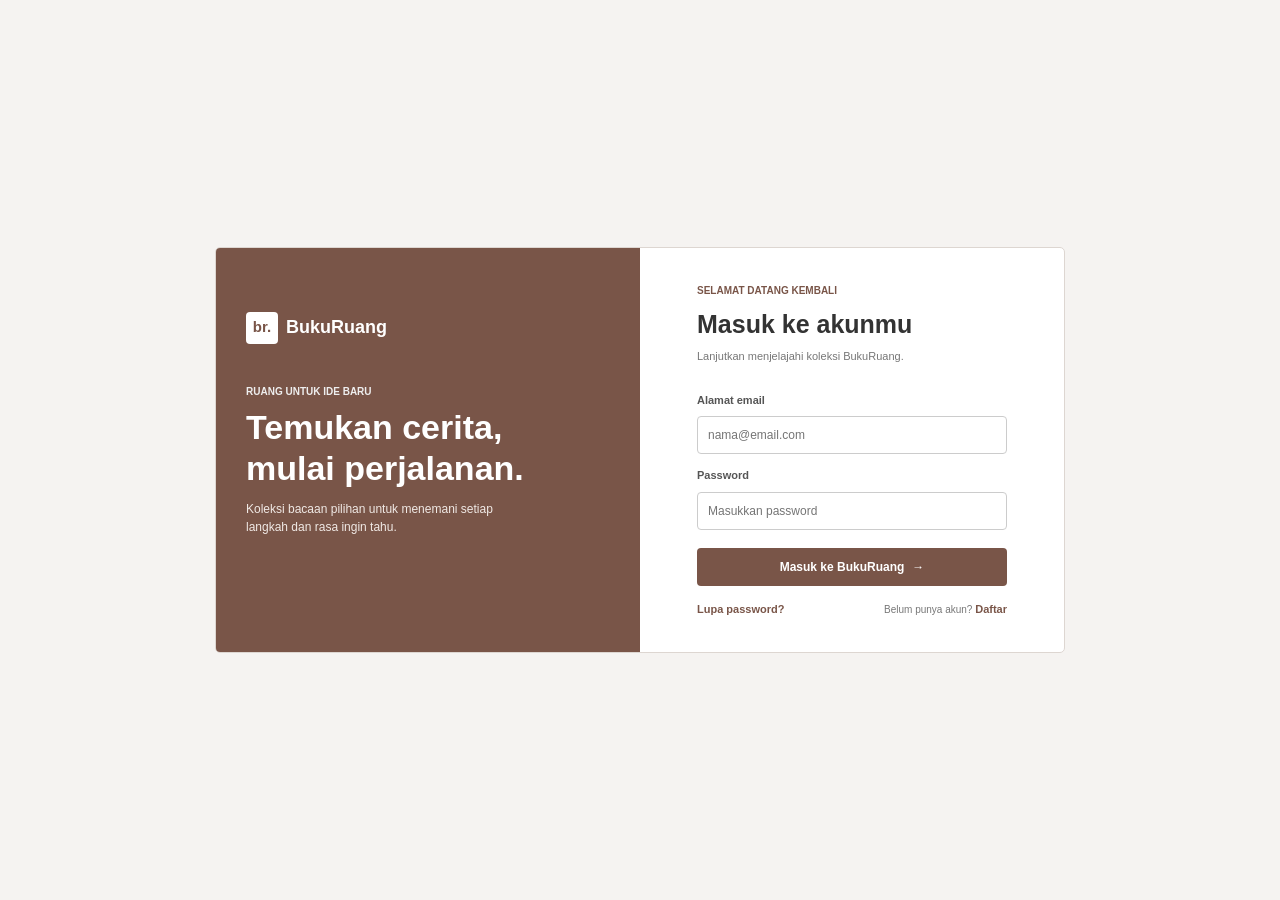
<file: index.html>
<!DOCTYPE html>
<html lang="id">

<head>
    <meta charset="UTF-8">
    <meta name="viewport" content="width=device-width, initial-scale=1.0">
    <title>Masuk | BukuRuang</title>
    <link rel="stylesheet" href="css/style.css">
</head>

<body class="login-page">

    <main class="login-shell">

        <section class="login-art">

            <a class="brand brand-light" href="login.html">
                <span class="brand-mark">br.</span>
                <span>BukuRuang</span>
            </a>

            <div class="art-copy">
                <p class="eyebrow">
                    RUANG UNTUK IDE BARU
                </p>

                <h1>
                    Temukan cerita,<br>
                    <em>mulai perjalanan.</em>
                </h1>

                <p>
                    Koleksi bacaan pilihan untuk menemani setiap langkah dan rasa ingin tahu.
                </p>
            </div>

            <div class="art-bottom">
                <span>EST. 2026</span>
                <span>READ • LEARN • GROW</span>
            </div>

            <div class="art-shape shape-one"></div>
            <div class="art-shape shape-two"></div>

        </section>


        <section class="login-form-side">

            <div class="login-form-wrap">

                <p class="eyebrow accent">
                    SELAMAT DATANG KEMBALI
                </p>

                <h2>
                    Masuk ke akunmu
                </h2>

                <p class="subtle">
                    Lanjutkan menjelajahi koleksi BukuRuang.
                </p>


                <form id="formLogin" class="stack-form">

                    <label for="email">
                        Alamat email
                    </label>

                    <input
                        type="email"
                        id="email"
                        placeholder="nama@email.com"
                        required
                    >


                    <label for="password">
                        Password
                    </label>

                    <input
                        type="password"
                        id="password"
                        placeholder="Masukkan password"
                        required
                    >


                    <button type="submit" class="btn full">
                        Masuk ke BukuRuang <span>→</span>
                    </button>

                </form>


                <div class="login-links">

                    <button
                        type="button"
                        class="text-action"
                        onclick="bukaModal('modalLupa')"
                    >
                        Lupa password?
                    </button>

                    <span>
                        Belum punya akun?
                        <button
                            type="button"
                            class="text-action"
                            onclick="bukaModal('modalDaftar')"
                        >
                            Daftar
                        </button>
                    </span>

                </div>

            </div>

        </section>

    </main>


    <!-- Modal Lupa Password -->
    <div class="modal" id="modalLupa">

        <div class="modal-content">

            <button
                class="close"
                onclick="tutupModal('modalLupa')"
            >
                ×
            </button>

            <p class="eyebrow accent">
                BANTUAN AKUN
            </p>

            <h2>
                Reset password
            </h2>

            <p class="subtle">
                Masukkan email akun yang terdaftar.
            </p>

            <input
                type="email"
                id="emailLupa"
                placeholder="Alamat email"
            >

            <button
                class="btn full"
                onclick="kirimReset()"
            >
                Periksa email
            </button>

        </div>

    </div>


    <!-- Modal Daftar -->
    <div class="modal" id="modalDaftar">

        <div class="modal-content">

            <button
                class="close"
                onclick="tutupModal('modalDaftar')"
            >
                ×
            </button>

            <p class="eyebrow accent">
                GABUNG BUKURUANG
            </p>

            <h2>
                Buat akun baru
            </h2>

            <input
                type="text"
                id="namaDaftar"
                placeholder="Nama lengkap"
            >

            <input
                type="email"
                id="emailDaftar"
                placeholder="Alamat email"
            >

            <input
                type="password"
                id="passwordDaftar"
                placeholder="Password"
            >

            <button
                class="btn full"
                onclick="daftarAkun()"
            >
                Buat akun
            </button>

        </div>

    </div>


    <script src="js/data.js"></script>
    <script src="js/script.js"></script>

</body>

</html>
</file>
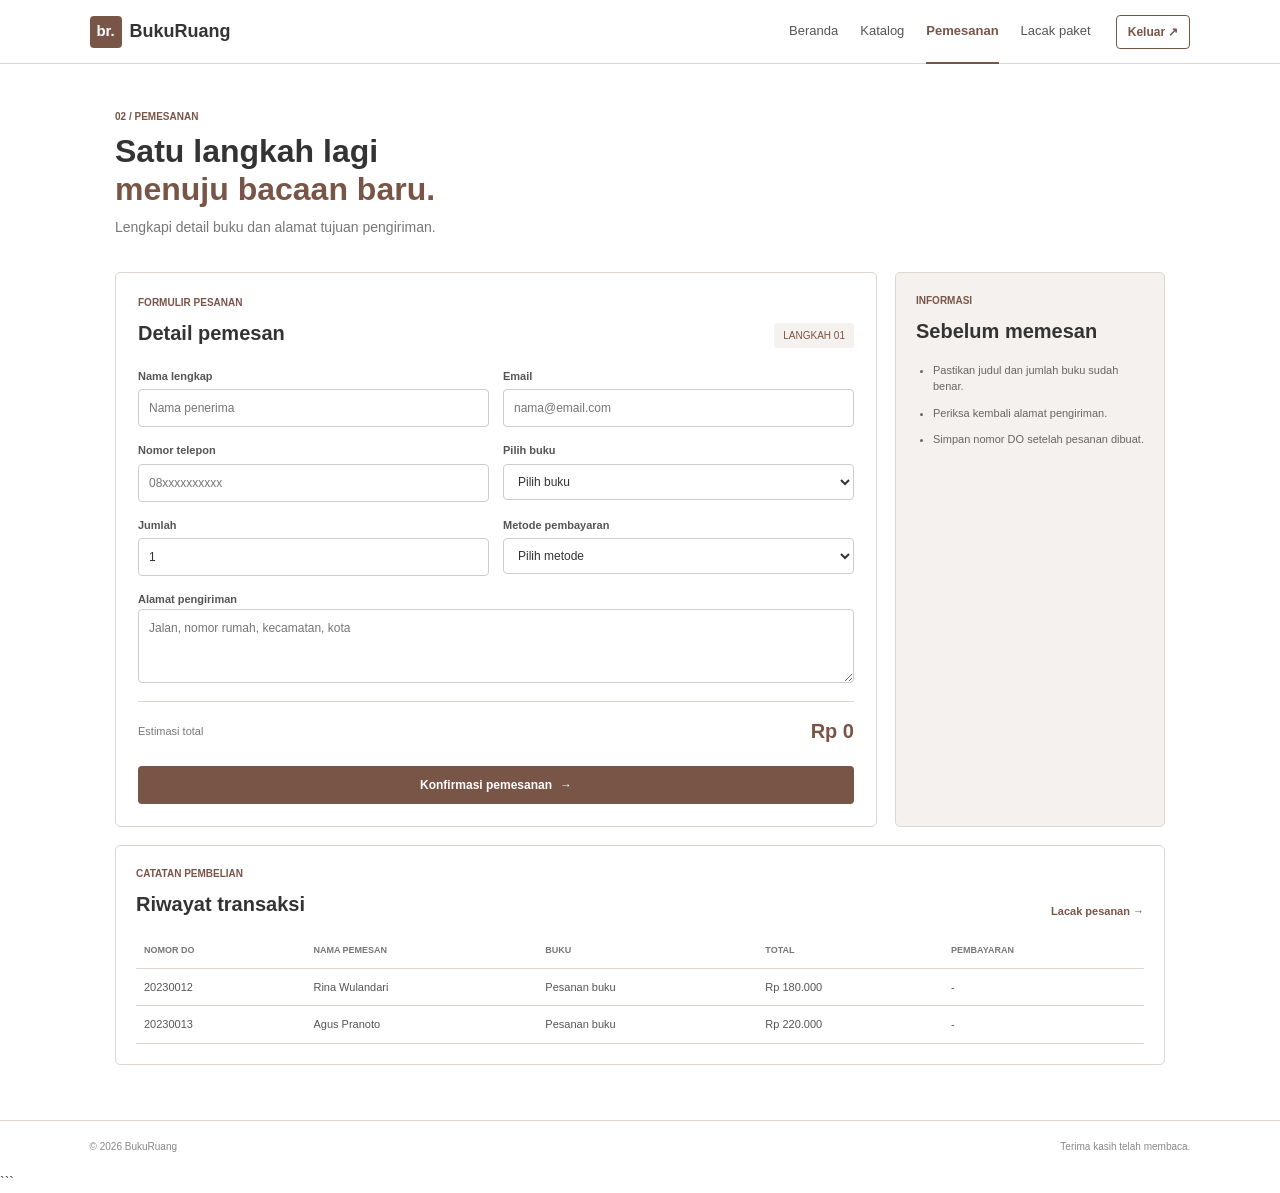
<file: checkout.html>
<!DOCTYPE html>
<html lang="id">

<head>
    <meta charset="UTF-8">
    <meta name="viewport" content="width=device-width, initial-scale=1.0">
    <title>Pemesanan | BukuRuang</title>

    <link rel="stylesheet" href="css/style.css">
</head>

<body>

    <header class="site-header">
        <a class="brand" href="dashboard.html">
            <span class="brand-mark">br.</span>
            <span>BukuRuang</span>
        </a>

        <nav class="main-nav">
            <a href="dashboard.html">Beranda</a>
            <a href="stok.html">Katalog</a>
            <a class="active" href="checkout.html">Pemesanan</a>
            <a href="tracking.html">Lacak paket</a>
        </nav>

        <button class="btn btn-outline btn-small" onclick="logout()">
            Keluar ↗
        </button>
    </header>

    <main class="page-wrap">

        <section class="page-intro short-intro">
            <p class="eyebrow accent">02 / PEMESANAN</p>

            <h1>
                Satu langkah lagi<br>
                <em>menuju bacaan baru.</em>
            </h1>

            <p>
                Lengkapi detail buku dan alamat tujuan pengiriman.
            </p>
        </section>

        <section class="checkout-layout">

            <div class="panel order-panel">

                <div class="section-heading compact">
                    <div>
                        <p class="eyebrow">FORMULIR PESANAN</p>
                        <h2>Detail pemesan</h2>
                    </div>

                    <span class="step-label">LANGKAH 01</span>
                </div>

                <form id="formCheckout" class="stack-form">

                    <div class="two-col">

                        <div>
                            <label for="namaPemesan">
                                Nama lengkap
                            </label>

                            <input
                                id="namaPemesan"
                                type="text"
                                placeholder="Nama penerima"
                                required
                            >
                        </div>

                        <div>
                            <label for="emailPemesan">
                                Email
                            </label>

                            <input
                                id="emailPemesan"
                                type="email"
                                placeholder="nama@email.com"
                                required
                            >
                        </div>

                        <div>
                            <label for="teleponPemesan">
                                Nomor telepon
                            </label>

                            <input
                                id="teleponPemesan"
                                type="tel"
                                placeholder="08xxxxxxxxxx"
                                required
                            >
                        </div>

                        <div>
                            <label for="pilihBuku">
                                Pilih buku
                            </label>

                            <select id="pilihBuku" required>
                            </select>
                        </div>

                        <div>
                            <label for="jumlahPesan">
                                Jumlah
                            </label>

                            <input
                                id="jumlahPesan"
                                type="number"
                                min="1"
                                value="1"
                                required
                            >
                        </div>

                        <div>
                            <label for="metodeBayar">
                                Metode pembayaran
                            </label>

                            <select id="metodeBayar" required>
                                <option value="">
                                    Pilih metode
                                </option>

                                <option>
                                    Transfer Bank
                                </option>

                                <option>
                                    COD
                                </option>

                                <option>
                                    E-Wallet
                                </option>
                            </select>
                        </div>

                    </div>

                    <div>
                        <label for="alamatPemesan">
                            Alamat pengiriman
                        </label>

                        <textarea
                            id="alamatPemesan"
                            rows="3"
                            placeholder="Jalan, nomor rumah, kecamatan, kota"
                            required
                        ></textarea>
                    </div>

                    <div class="total-line">
                        <span>Estimasi total</span>

                        <strong id="totalHarga">
                            Rp 0
                        </strong>
                    </div>

                    <button class="btn" type="submit">
                        Konfirmasi pemesanan
                        <span>→</span>
                    </button>

                </form>

            </div>

            <aside class="order-aside">

                <p class="eyebrow">INFORMASI</p>

                <h2>Sebelum memesan</h2>

                <ul>
                    <li>
                        Pastikan judul dan jumlah buku sudah benar.
                    </li>

                    <li>
                        Periksa kembali alamat pengiriman.
                    </li>

                    <li>
                        Simpan nomor DO setelah pesanan dibuat.
                    </li>
                </ul>

                <div class="aside-stamp">
                    br.

                    <span>
                        BUKU<br>
                        RUANG
                    </span>
                </div>

            </aside>

        </section>

        <section class="panel history-panel" id="riwayat">

            <div class="section-heading compact">

                <div>
                    <p class="eyebrow">CATATAN PEMBELIAN</p>
                    <h2>Riwayat transaksi</h2>
                </div>

                <a class="text-action" href="tracking.html">
                    Lacak pesanan →
                </a>

            </div>

            <div class="table-wrap">

                <table>

                    <thead>
                        <tr>
                            <th>Nomor DO</th>
                            <th>Nama pemesan</th>
                            <th>Buku</th>
                            <th>Total</th>
                            <th>Pembayaran</th>
                        </tr>
                    </thead>

                    <tbody id="tabelTransaksi">
                    </tbody>

                </table>

            </div>

        </section>

    </main>

    <footer class="site-footer">
        <span>© 2026 BukuRuang</span>
        <span>Terima kasih telah membaca.</span>
    </footer>

    <script src="js/data.js"></script>
    <script src="js/script.js"></script>

</body>

</html>
```
</file>
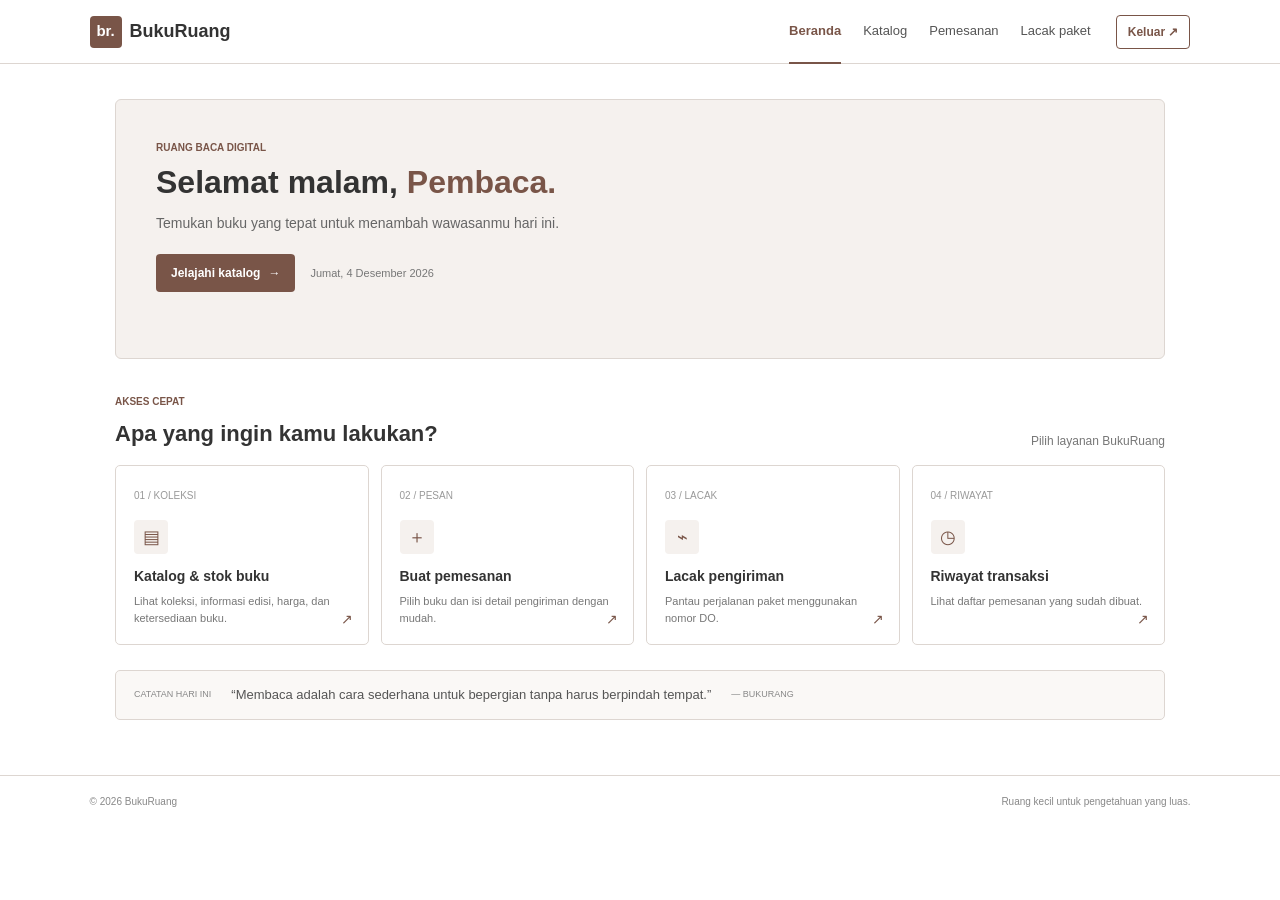
<file: dashboard.html>
<!DOCTYPE html>
<html lang="id">
<head>
    <meta charset="UTF-8">
    <meta name="viewport" content="width=device-width, initial-scale=1.0">
    <title>Beranda | BukuRuang</title>
    <link rel="stylesheet" href="css/style.css">
</head>

<body>

    <header class="site-header">
        <a class="brand" href="dashboard.html">
            <span class="brand-mark">br.</span>
            <span>BukuRuang</span>
        </a>

        <nav class="main-nav">
            <a class="active" href="dashboard.html">Beranda</a>
            <a href="stok.html">Katalog</a>
            <a href="checkout.html">Pemesanan</a>
            <a href="tracking.html">Lacak paket</a>
        </nav>

        <button class="btn btn-outline btn-small" onclick="logout()">
            Keluar ↗
        </button>
    </header>

    <main class="page-wrap">

        <section class="welcome-panel">
            <div class="welcome-copy">
                <p class="eyebrow">RUANG BACA DIGITAL</p>

                <h1 id="greeting">
                    Selamat datang.
                </h1>

                <p>
                    Temukan buku yang tepat untuk menambah wawasanmu hari ini.
                </p>

                <div class="welcome-actions">
                    <a class="btn" href="stok.html">
                        Jelajahi katalog <span>→</span>
                    </a>

                    <span id="tanggalHariIni" class="date-label"></span>
                </div>
            </div>

            <div class="welcome-visual">
                <div class="book-stack">

                    <div class="book book-a">
                        <span>IDE &amp; KATA</span>
                        <b>01</b>
                    </div>

                    <div class="book book-b">
                        <span>RUANG<br>BERPIKIR</span>
                        <b>02</b>
                    </div>

                    <div class="book book-c">
                        <span>JELAJAHI</span>
                        <b>03</b>
                    </div>

                </div>

                <span class="visual-caption">
                    A GOOD BOOK OPENS A NEW WORLD
                </span>
            </div>
        </section>


        <section class="section-heading">
            <div>
                <p class="eyebrow accent">AKSES CEPAT</p>

                <h2>
                    Apa yang ingin kamu lakukan?
                </h2>
            </div>

            <span class="section-note">
                Pilih layanan BukuRuang
            </span>
        </section>


        <section class="service-grid">

            <a class="service-card" href="stok.html">
                <span class="service-number">
                    01 / KOLEKSI
                </span>

                <div class="service-icon">
                    ▤
                </div>

                <h3>
                    Katalog &amp; stok buku
                </h3>

                <p>
                    Lihat koleksi, informasi edisi, harga, dan ketersediaan buku.
                </p>

                <span class="card-arrow">
                    ↗
                </span>
            </a>


            <a class="service-card" href="checkout.html">
                <span class="service-number">
                    02 / PESAN
                </span>

                <div class="service-icon">
                    ＋
                </div>

                <h3>
                    Buat pemesanan
                </h3>

                <p>
                    Pilih buku dan isi detail pengiriman dengan mudah.
                </p>

                <span class="card-arrow">
                    ↗
                </span>
            </a>


            <a class="service-card" href="tracking.html">
                <span class="service-number">
                    03 / LACAK
                </span>

                <div class="service-icon">
                    ⌁
                </div>

                <h3>
                    Lacak pengiriman
                </h3>

                <p>
                    Pantau perjalanan paket menggunakan nomor DO.
                </p>

                <span class="card-arrow">
                    ↗
                </span>
            </a>


            <a class="service-card" href="checkout.html#riwayat">
                <span class="service-number">
                    04 / RIWAYAT
                </span>

                <div class="service-icon">
                    ◷
                </div>

                <h3>
                    Riwayat transaksi
                </h3>

                <p>
                    Lihat daftar pemesanan yang sudah dibuat.
                </p>

                <span class="card-arrow">
                    ↗
                </span>
            </a>

        </section>


        <section class="quote-strip">
            <span>CATATAN HARI INI</span>

            <p>
                “Membaca adalah cara sederhana untuk bepergian tanpa harus berpindah tempat.”
            </p>

            <span>— BUKURANG</span>
        </section>

    </main>


    <footer class="site-footer">
        <span>© 2026 BukuRuang</span>
        <span>Ruang kecil untuk pengetahuan yang luas.</span>
    </footer>


    <script src="js/data.js"></script>
    <script src="js/script.js"></script>

</body>
</html>
</file>
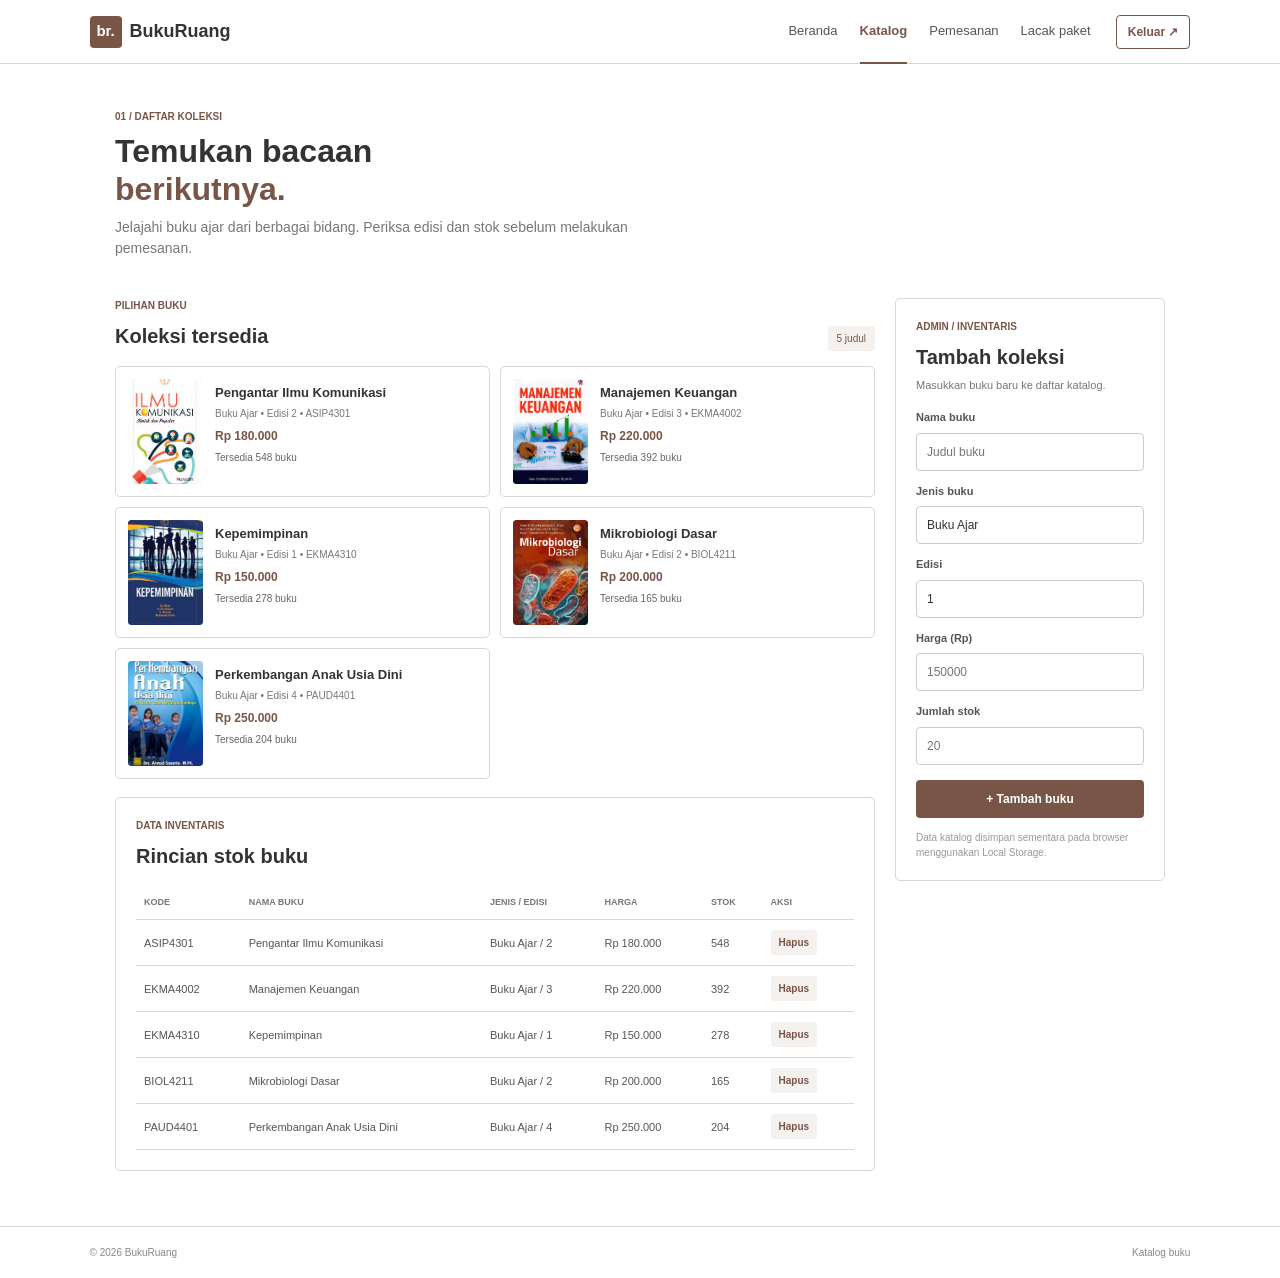
<file: stok.html>
<!DOCTYPE html>
<html lang="id">

<head>
    <meta charset="UTF-8">
    <meta name="viewport" content="width=device-width, initial-scale=1.0">
    <title>Katalog Buku | BukuRuang</title>
    <link rel="stylesheet" href="css/style.css">
</head>

<body>

    <header class="site-header">

        <a class="brand" href="dashboard.html">
            <span class="brand-mark">br.</span>
            <span>BukuRuang</span>
        </a>

        <nav class="main-nav">
            <a href="dashboard.html">Beranda</a>
            <a class="active" href="stok.html">Katalog</a>
            <a href="checkout.html">Pemesanan</a>
            <a href="tracking.html">Lacak paket</a>
        </nav>

        <button class="btn btn-outline btn-small" onclick="logout()">
            Keluar ↗
        </button>

    </header>


    <main class="page-wrap">

        <section class="page-intro">

            <p class="eyebrow accent">
                01 / DAFTAR KOLEKSI
            </p>

            <h1>
                Temukan bacaan<br>
                <em>berikutnya.</em>
            </h1>

            <p>
                Jelajahi buku ajar dari berbagai bidang.
                Periksa edisi dan stok sebelum melakukan pemesanan.
            </p>

        </section>


        <section class="catalog-layout">

            <div class="catalog-main">

                <div class="section-heading compact">

                    <div>
                        <p class="eyebrow">
                            PILIHAN BUKU
                        </p>

                        <h2>
                            Koleksi tersedia
                        </h2>
                    </div>

                    <span class="count-pill" id="jumlahKoleksi">
                        5 judul
                    </span>

                </div>


                <div id="kartuKatalog" class="book-grid"></div>


                <div class="panel table-panel">

                    <div class="section-heading compact">

                        <div>
                            <p class="eyebrow">
                                DATA INVENTARIS
                            </p>

                            <h2>
                                Rincian stok buku
                            </h2>
                        </div>

                    </div>


                    <div class="table-wrap">

                        <table>

                            <thead>
                                <tr>
                                    <th>Kode</th>
                                    <th>Nama buku</th>
                                    <th>Jenis / edisi</th>
                                    <th>Harga</th>
                                    <th>Stok</th>
                                    <th>Aksi</th>
                                </tr>
                            </thead>

                            <tbody id="tabelBuku"></tbody>

                        </table>

                    </div>

                </div>

            </div>


            <aside class="add-panel">

                <p class="eyebrow">
                    ADMIN / INVENTARIS
                </p>

                <h2>
                    Tambah koleksi
                </h2>

                <p class="subtle">
                    Masukkan buku baru ke daftar katalog.
                </p>


                <form id="formBuku" class="stack-form">

                    <label for="judulBuku">
                        Nama buku
                    </label>

                    <input
                        id="judulBuku"
                        type="text"
                        placeholder="Judul buku"
                        required
                    >


                    <label for="jenisBuku">
                        Jenis buku
                    </label>

                    <input
                        id="jenisBuku"
                        type="text"
                        value="Buku Ajar"
                        required
                    >


                    <label for="edisiBuku">
                        Edisi
                    </label>

                    <input
                        id="edisiBuku"
                        type="number"
                        min="1"
                        value="1"
                        required
                    >


                    <label for="hargaBuku">
                        Harga (Rp)
                    </label>

                    <input
                        id="hargaBuku"
                        type="number"
                        min="1"
                        placeholder="150000"
                        required
                    >


                    <label for="stokBuku">
                        Jumlah stok
                    </label>

                    <input
                        id="stokBuku"
                        type="number"
                        min="0"
                        placeholder="20"
                        required
                    >


                    <button class="btn full" type="submit">
                        + Tambah buku
                    </button>

                </form>


                <p class="small-note">
                    Data katalog disimpan sementara pada browser
                    menggunakan Local Storage.
                </p>

            </aside>

        </section>

    </main>


    <footer class="site-footer">
        <span>© 2026 BukuRuang</span>
        <span>Katalog buku</span>
    </footer>


    <script src="js/data.js"></script>
    <script src="js/script.js"></script>

</body>

</html>
</file>
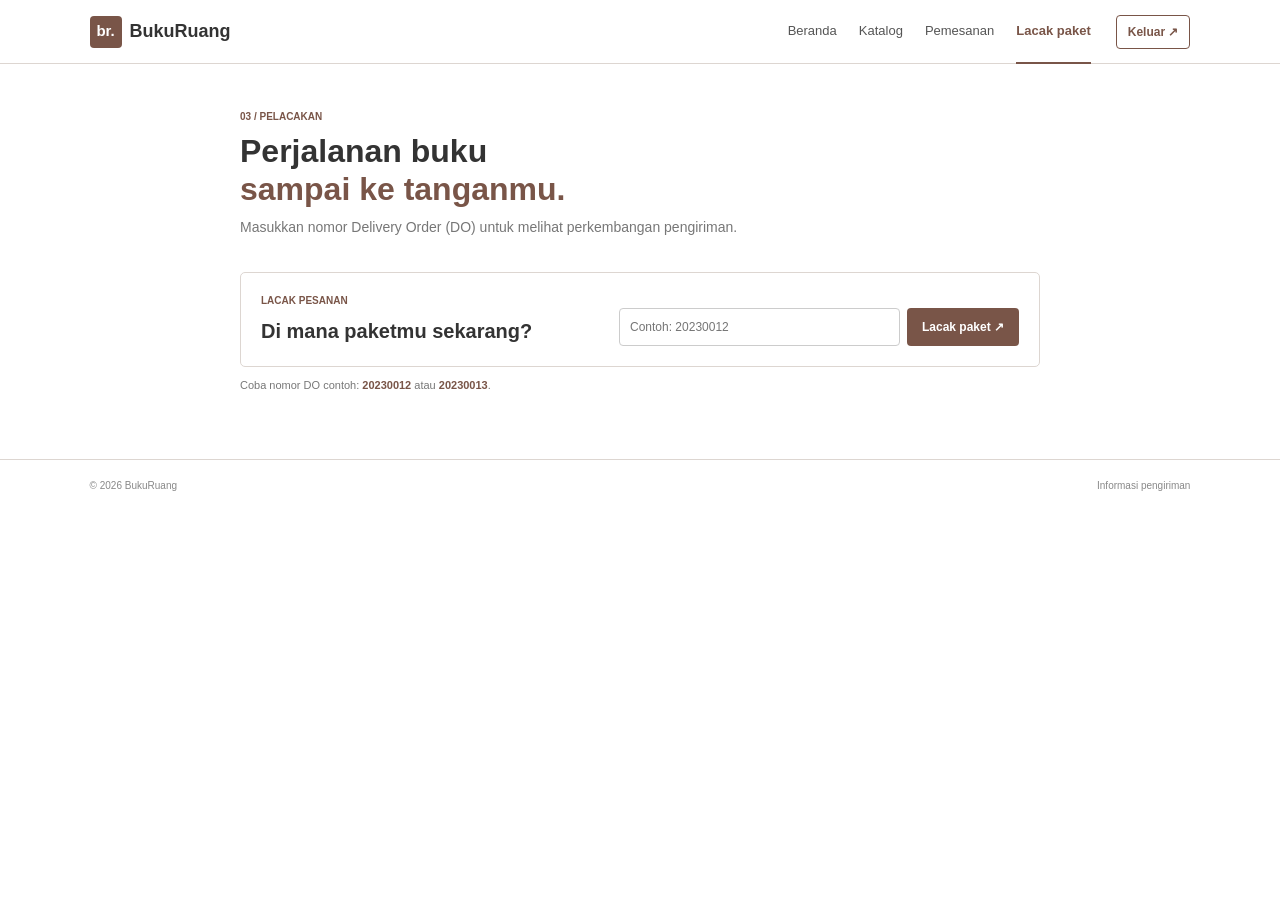
<file: tracking.html>
<!DOCTYPE html>
<html lang="id">

<head>
    <meta charset="UTF-8">
    <meta name="viewport" content="width=device-width, initial-scale=1.0">
    <title>Lacak Paket | BukuRuang</title>
    <link rel="stylesheet" href="css/style.css">
</head>

<body>

    <header class="site-header">

        <a class="brand" href="dashboard.html">
            <span class="brand-mark">br.</span>
            <span>BukuRuang</span>
        </a>

        <nav class="main-nav">
            <a href="dashboard.html">Beranda</a>
            <a href="stok.html">Katalog</a>
            <a href="checkout.html">Pemesanan</a>
            <a class="active" href="tracking.html">Lacak paket</a>
        </nav>

        <button class="btn btn-outline btn-small" onclick="logout()">
            Keluar ↗
        </button>

    </header>


    <main class="page-wrap tracking-wrap">

        <section class="page-intro short-intro">

            <p class="eyebrow accent">
                03 / PELACAKAN
            </p>

            <h1>
                Perjalanan buku<br>
                <em>sampai ke tanganmu.</em>
            </h1>

            <p>
                Masukkan nomor Delivery Order (DO)
                untuk melihat perkembangan pengiriman.
            </p>

        </section>


        <section class="tracking-search">

            <div>

                <p class="eyebrow">
                    LACAK PESANAN
                </p>

                <h2>
                    Di mana paketmu sekarang?
                </h2>

            </div>


            <form id="formTracking" class="search-form">

                <input
                    type="text"
                    id="nomorDO"
                    placeholder="Contoh: 20230012"
                    required
                >

                <button class="btn" type="submit">
                    Lacak paket ↗
                </button>

            </form>

        </section>


        <div id="hasilTracking"></div>


        <p class="tracking-hint">

            Coba nomor DO contoh:

            <button
                class="text-action"
                type="button"
                onclick="isiContohTracking('20230012')"
            >
                20230012
            </button>

            atau

            <button
                class="text-action"
                type="button"
                onclick="isiContohTracking('20230013')"
            >
                20230013
            </button>.

        </p>

    </main>


    <footer class="site-footer">
        <span>© 2026 BukuRuang</span>
        <span>Informasi pengiriman</span>
    </footer>


    <script src="js/data.js"></script>
    <script src="js/script.js"></script>

</body>

</html>
</file>
<file: css/style.css>
* {
    box-sizing: border-box;
}

html {
    scroll-behavior: smooth;
}

body {
    margin: 0;
    background: #fff;
    color: #333;
    font-family: Arial, sans-serif;
    font-size: 14px;
    line-height: 1.5;
}

a {
    color: inherit;
    text-decoration: none;
}

button,
input,
select,
textarea {
    font: inherit;
}

button {
    cursor: pointer;
}


/* =========================================
   VARIABLES
========================================= */

:root {
    --main: #795548;
    --dark: #4e342e;
    --light: #f5f1ee;
    --line: #ddd6d1;
    --muted: #777;
}


/* =========================================
   HEADER
========================================= */

.site-header {
    height: 64px;
    padding: 0 7%;
    display: flex;
    align-items: center;
    justify-content: space-between;
    background: #fff;
    border-bottom: 1px solid var(--line);
    position: sticky;
    top: 0;
    z-index: 5;
}

.brand {
    display: flex;
    align-items: center;
    gap: 8px;
    font-weight: bold;
    font-size: 18px;
}

.brand-mark {
    width: 32px;
    height: 32px;
    border-radius: 4px;
    background: var(--main);
    color: #fff;
    display: grid;
    place-items: center;
    font-size: 15px;
}

.main-nav {
    display: flex;
    gap: 22px;
    margin-left: auto;
    margin-right: 25px;
}

.main-nav a {
    color: #555;
    font-size: 13px;
    padding: 22px 0;
}

.main-nav a:hover,
.main-nav a.active {
    color: var(--main);
    font-weight: bold;
}

.main-nav a.active {
    border-bottom: 2px solid var(--main);
}


/* =========================================
   BUTTON
========================================= */

.btn {
    border: 0;
    background: var(--main);
    color: #fff;
    padding: 10px 15px;
    border-radius: 4px;
    font-weight: bold;
    font-size: 12px;
    display: inline-flex;
    align-items: center;
    justify-content: center;
    gap: 8px;
}

.btn:hover {
    background: var(--dark);
}

.btn-outline {
    background: #fff;
    color: var(--main);
    border: 1px solid var(--main);
}

.btn-outline:hover {
    background: var(--light);
    color: var(--dark);
}

.btn-small {
    padding: 7px 11px;
}

.full {
    width: 100%;
}


/* =========================================
   GENERAL PAGE
========================================= */

.page-wrap {
    max-width: 1100px;
    margin: auto;
    padding: 35px 25px 55px;
}


/* =========================================
   DASHBOARD
========================================= */

.welcome-panel {
    background: var(--light);
    border: 1px solid var(--line);
    border-radius: 6px;
    min-height: 260px;
    display: block;
    overflow: hidden;
}

.welcome-copy {
    padding: 40px;
}

.eyebrow {
    font-size: 10px;
    font-weight: bold;
    color: var(--main);
    margin: 0 0 8px;
    text-transform: uppercase;
}

.eyebrow.accent {
    color: var(--main);
}

h1,
h2,
h3,
p {
    margin-top: 0;
}

h1,
h2 {
    font-weight: bold;
    letter-spacing: 0;
}

h1 {
    font-size: 32px;
    line-height: 1.2;
    margin-bottom: 12px;
}

h1 em,
.page-intro h1 em {
    font-style: normal;
    color: var(--main);
}

.welcome-copy > p:not(.eyebrow) {
    color: #666;
    max-width: 500px;
}

.welcome-actions {
    display: flex;
    align-items: center;
    gap: 15px;
    margin-top: 20px;
}

.date-label {
    font-size: 11px;
    color: #777;
}

.welcome-visual {
    display: none;
}

.section-heading {
    display: flex;
    align-items: end;
    justify-content: space-between;
    margin: 35px 0 15px;
}

.section-heading h2 {
    font-size: 22px;
    margin: 0;
}

.section-note {
    color: var(--muted);
    font-size: 12px;
}

.service-grid {
    display: grid;
    grid-template-columns: repeat(4, 1fr);
    gap: 12px;
}

.service-card {
    min-height: 170px;
    padding: 18px;
    background: #fff;
    border: 1px solid var(--line);
    border-radius: 5px;
    position: relative;
}

.service-card:hover {
    border-color: #b9aaa2;
}

.service-number {
    font-size: 10px;
    color: #999;
}

.service-icon {
    width: 34px;
    height: 34px;
    display: grid;
    place-items: center;
    background: var(--light);
    color: var(--main);
    font-size: 18px;
    border-radius: 4px;
    margin: 15px 0 12px;
}

.service-card h3 {
    font-size: 14px;
    margin-bottom: 6px;
}

.service-card p {
    font-size: 11px;
    color: var(--muted);
    margin: 0;
}

.card-arrow {
    position: absolute;
    right: 15px;
    bottom: 14px;
    color: var(--main);
}

.quote-strip {
    margin-top: 25px;
    background: #faf8f6;
    border: 1px solid var(--line);
    padding: 14px 18px;
    border-radius: 5px;
    display: flex;
    align-items: center;
    gap: 20px;
}

.quote-strip span {
    font-size: 9px;
    color: #888;
    white-space: nowrap;
}

.quote-strip p {
    font-size: 13px;
    margin: 0;
    color: #555;
}


/* =========================================
   FOOTER
========================================= */

.site-footer {
    border-top: 1px solid var(--line);
    padding: 18px 7%;
    display: flex;
    justify-content: space-between;
    color: #888;
    font-size: 10px;
}


/* =========================================
   PAGE INTRO
========================================= */

.page-intro {
    padding: 10px 0 25px;
    max-width: 700px;
}

.page-intro h1 {
    font-size: 32px;
    margin-bottom: 8px;
}

.page-intro > p:last-child {
    color: var(--muted);
    max-width: 550px;
}

.short-intro {
    padding-bottom: 20px;
}


/* =========================================
   KATALOG
========================================= */

.catalog-layout {
    display: grid;
    grid-template-columns: minmax(0, 1fr) 270px;
    gap: 20px;
    align-items: start;
}

.section-heading.compact {
    margin: 0 0 15px;
}

.section-heading.compact h2 {
    font-size: 20px;
}

.count-pill,
.step-label {
    font-size: 10px;
    color: var(--main);
    background: var(--light);
    padding: 5px 9px;
    border-radius: 3px;
}

.book-grid {
    display: grid;
    grid-template-columns: repeat(2, 1fr);
    gap: 10px;
}

.book-card {
    background: #fff;
    border: 1px solid var(--line);
    border-radius: 5px;
    padding: 12px;
    display: grid;
    grid-template-columns: 75px 1fr;
    gap: 12px;
    min-height: 130px;
}

.cover-placeholder {
    height: 105px;
    border-radius: 3px;
    background: #eee7e3;
    display: flex;
    align-items: center;
    justify-content: center;
    text-align: center;
    padding: 8px;
    color: var(--dark);
    font-size: 12px;
    position: relative;
    overflow: hidden;
}

.book-cover-img {
    position: absolute;
    inset: 0;
    width: 100%;
    height: 100%;
    object-fit: cover;
    border-radius: 3px;
}

.book-card h3 {
    font-size: 13px;
    line-height: 1.35;
    margin: 5px 0;
}

.book-meta {
    font-size: 10px;
    color: var(--muted);
    margin-bottom: 6px;
}

.book-price {
    font-weight: bold;
    color: var(--main);
    font-size: 12px;
}

.stock-label {
    font-size: 10px;
    color: #666;
    margin-top: 5px;
}


/* =========================================
   PANEL & FORM
========================================= */

.add-panel,
.panel {
    background: #fff;
    border: 1px solid var(--line);
    border-radius: 5px;
    padding: 20px;
}

.add-panel {
    position: sticky;
    top: 85px;
}

.add-panel h2,
.order-aside h2 {
    font-size: 20px;
    margin-bottom: 5px;
}

.subtle {
    color: var(--muted);
    font-size: 11px;
}

.stack-form {
    display: flex;
    flex-direction: column;
    gap: 7px;
}

.stack-form label,
label {
    font-size: 11px;
    font-weight: bold;
    color: #555;
    margin-top: 5px;
}

.stack-form input,
.stack-form select,
.stack-form textarea,
.modal-content input,
.two-col input,
.two-col select,
textarea,
.search-form input {
    width: 100%;
    border: 1px solid #ccc;
    background: #fff;
    padding: 9px 10px;
    border-radius: 4px;
    outline: none;
    color: #333;
    font-size: 12px;
}

.stack-form input:focus,
.stack-form select:focus,
.two-col input:focus,
.two-col select:focus,
textarea:focus,
.search-form input:focus {
    border-color: var(--main);
}

.stack-form .btn {
    margin-top: 8px;
}

.small-note {
    font-size: 10px;
    color: #999;
    margin: 12px 0 0;
}


/* =========================================
   TABLE
========================================= */

.table-panel {
    margin-top: 18px;
}

.table-wrap {
    overflow-x: auto;
}

table {
    width: 100%;
    border-collapse: collapse;
    min-width: 560px;
}

th,
td {
    text-align: left;
    padding: 10px 8px;
    border-bottom: 1px solid var(--line);
    font-size: 11px;
}

th {
    color: #777;
    font-size: 9px;
    text-transform: uppercase;
    font-weight: bold;
}

td {
    color: #555;
}

.table-action {
    border: 0;
    background: var(--light);
    color: var(--main);
    border-radius: 3px;
    padding: 5px 8px;
    font-size: 10px;
    font-weight: bold;
}

.empty-row {
    text-align: center;
    color: #999;
    padding: 18px;
}


/* =========================================
   CHECKOUT
========================================= */

.checkout-layout {
    display: grid;
    grid-template-columns: minmax(0, 1fr) 270px;
    gap: 18px;
    align-items: stretch;
}

.order-panel {
    padding: 22px;
}

.two-col {
    display: grid;
    grid-template-columns: 1fr 1fr;
    gap: 10px 14px;
}

.two-col > div {
    display: flex;
    flex-direction: column;
    gap: 5px;
}

.order-panel form {
    gap: 12px;
}

.total-line {
    border-top: 1px solid var(--line);
    padding-top: 14px;
    display: flex;
    justify-content: space-between;
    align-items: center;
}

.total-line span {
    font-size: 11px;
    color: var(--muted);
}

.total-line strong {
    font-size: 20px;
    color: var(--main);
}

.order-aside {
    background: var(--light);
    border: 1px solid var(--line);
    border-radius: 5px;
    padding: 20px;
}

.order-aside ul {
    padding-left: 17px;
    color: #666;
    font-size: 11px;
}

.order-aside li {
    padding: 5px 0;
}

.aside-stamp {
    display: none;
}

.history-panel {
    margin-top: 18px;
}

.text-action {
    border: 0;
    background: none;
    color: var(--main);
    font-size: 11px;
    font-weight: bold;
    padding: 0;
}


/* =========================================
   TRACKING
========================================= */

.tracking-wrap {
    max-width: 850px;
}

.tracking-search {
    background: #fff;
    border: 1px solid var(--line);
    border-radius: 5px;
    padding: 20px;
    display: flex;
    justify-content: space-between;
    align-items: end;
    gap: 20px;
}

.tracking-search h2 {
    font-size: 20px;
    margin: 0;
}

.search-form {
    display: flex;
    gap: 7px;
    width: min(400px, 55%);
}

.search-form input {
    flex: 1;
}

.tracking-hint {
    font-size: 11px;
    color: var(--muted);
    margin-top: 10px;
}

.tracking-result {
    margin-top: 15px;
    background: #fff;
    border: 1px solid var(--line);
    border-radius: 5px;
    padding: 20px;
}

.tracking-result-head {
    display: flex;
    justify-content: space-between;
    align-items: start;
    border-bottom: 1px solid var(--line);
    padding-bottom: 15px;
}

.tracking-result h2 {
    font-size: 21px;
    margin: 0 0 3px;
}

.status-pill {
    background: var(--light);
    color: var(--main);
    font-size: 10px;
    font-weight: bold;
    padding: 5px 9px;
    border-radius: 3px;
}

.tracking-details {
    display: grid;
    grid-template-columns: repeat(3, 1fr);
    gap: 12px;
    padding: 15px 0;
    border-bottom: 1px solid var(--line);
}

.detail-label {
    display: block;
    font-size: 9px;
    color: #999;
    text-transform: uppercase;
}

.detail-value {
    font-size: 11px;
    font-weight: bold;
}

.journey {
    padding-top: 15px;
}

.journey h3 {
    font-size: 14px;
}

.journey-item {
    display: grid;
    grid-template-columns: 12px 120px 1fr;
    gap: 10px;
    position: relative;
    padding: 0 0 15px;
    font-size: 11px;
}

.journey-item:not(:last-child)::before {
    content: "";
    position: absolute;
    left: 4px;
    top: 10px;
    bottom: -2px;
    width: 1px;
    background: #ccc;
}

.journey-dot {
    width: 9px;
    height: 9px;
    background: var(--main);
    border-radius: 50%;
    z-index: 1;
}

.journey-time {
    color: #999;
}

.journey-desc {
    color: #555;
}

.error-message {
    margin-top: 15px;
    background: #f7eded;
    color: #9a4444;
    padding: 10px;
    border-radius: 4px;
    font-size: 11px;
}


/* =========================================
   LOGIN
========================================= */

.login-page {
    min-height: 100vh;
    background: #f5f3f1;
    display: grid;
    place-items: center;
    padding: 20px;
}

.login-shell {
    width: min(850px, 100%);
    background: #fff;
    border: 1px solid var(--line);
    border-radius: 5px;
    overflow: hidden;
    display: grid;
    grid-template-columns: 1fr 1fr;
}

.login-art {
    background: var(--main);
    color: #fff;
    padding: 30px;
    display: flex;
    flex-direction: column;
    justify-content: center;
}

.brand-light {
    color: #fff;
}

.brand-light .brand-mark {
    background: #fff;
    color: var(--main);
}

.art-copy {
    margin: 40px 0;
}

.art-copy .eyebrow {
    color: #eee;
}

.art-copy h1 {
    font-size: 34px;
    color: #fff;
    margin-bottom: 12px;
}

.art-copy h1 em {
    color: #fff;
}

.art-copy p:last-child {
    color: #f0e9e5;
    max-width: 280px;
    font-size: 12px;
}

.art-bottom,
.art-shape,
.shape-two {
    display: none;
}

.login-form-side {
    display: grid;
    place-items: center;
    padding: 35px;
}

.login-form-wrap {
    width: 100%;
    max-width: 310px;
}

.login-form-wrap h2 {
    font-size: 25px;
    margin-bottom: 5px;
}

.login-form-wrap .subtle {
    margin-bottom: 22px;
}

.login-form-wrap .stack-form {
    gap: 8px;
}

.login-form-wrap .btn {
    margin-top: 10px;
}

.login-links {
    display: flex;
    justify-content: space-between;
    align-items: center;
    margin-top: 15px;
    font-size: 10px;
    color: var(--muted);
}

.demo-note {
    margin-top: 25px;
    padding: 11px;
    background: #faf8f6;
    border: 1px solid var(--line);
    border-radius: 4px;
    display: flex;
    flex-direction: column;
    font-size: 9px;
    color: #777;
    gap: 3px;
}

.demo-note b {
    color: #555;
}


/* =========================================
   MODAL
========================================= */

.modal {
    display: none;
    position: fixed;
    inset: 0;
    background: #333a;
    z-index: 10;
    align-items: center;
    justify-content: center;
    padding: 20px;
}

.modal.show {
    display: flex;
}

.modal-content {
    background: #fff;
    padding: 25px;
    border-radius: 5px;
    width: min(390px, 100%);
    position: relative;
    display: flex;
    flex-direction: column;
    gap: 10px;
}

.modal-content h2 {
    font-size: 22px;
    margin: 0;
}

.modal-content .subtle {
    margin: 0 0 4px;
}

.close {
    position: absolute;
    right: 12px;
    top: 8px;
    border: 0;
    background: none;
    font-size: 22px;
    color: #777;
}

.modal-content .btn {
    margin-top: 5px;
}


/* =========================================
   RESPONSIVE - TABLET
========================================= */

@media (max-width: 850px) {

    .main-nav {
        gap: 14px;
    }

    .service-grid {
        grid-template-columns: repeat(2, 1fr);
    }

    .catalog-layout,
    .checkout-layout {
        grid-template-columns: 1fr;
    }

    .add-panel {
        position: static;
    }

    .book-grid {
        grid-template-columns: repeat(2, 1fr);
    }
}


/* =========================================
   RESPONSIVE - MOBILE
========================================= */

@media (max-width: 600px) {

    .site-header {
        height: auto;
        min-height: 64px;
        flex-wrap: wrap;
        padding: 10px 18px;
        gap: 8px;
    }

    .main-nav {
        order: 3;
        width: 100%;
        overflow-x: auto;
        gap: 18px;
        margin: 0;
    }

    .main-nav a {
        padding: 6px 0;
        white-space: nowrap;
    }

    .page-wrap {
        padding: 25px 16px 40px;
    }

    .welcome-copy {
        padding: 28px 22px;
    }

    .welcome-copy h1,
    .page-intro h1 {
        font-size: 28px;
    }

    .service-grid,
    .book-grid {
        grid-template-columns: 1fr;
    }

    .service-card {
        min-height: 155px;
    }

    .quote-strip {
        align-items: flex-start;
        flex-direction: column;
        gap: 5px;
    }

    .section-heading {
        margin-top: 28px;
    }

    .section-note {
        display: none;
    }

    .two-col {
        grid-template-columns: 1fr;
    }

    .tracking-search {
        align-items: stretch;
        flex-direction: column;
    }

    .search-form {
        width: 100%;
    }

    .tracking-details {
        grid-template-columns: 1fr 1fr;
    }

    .journey-item {
        grid-template-columns: 12px 90px 1fr;
    }

    .login-shell {
        grid-template-columns: 1fr;
    }

    .login-art {
        min-height: 190px;
        padding: 24px;
    }

    .art-copy {
        margin: 20px 0;
    }

    .art-copy h1 {
        font-size: 28px;
    }

    .login-form-side {
        padding: 28px 20px;
    }

    .login-page {
        padding: 10px;
    }

    .site-footer {
        padding: 16px 18px;
        gap: 8px;
        flex-direction: column;
    }

    .tracking-result {
        padding: 16px;
    }

    .tracking-result-head {
        gap: 8px;
        flex-direction: column;
    }
}
</file>
